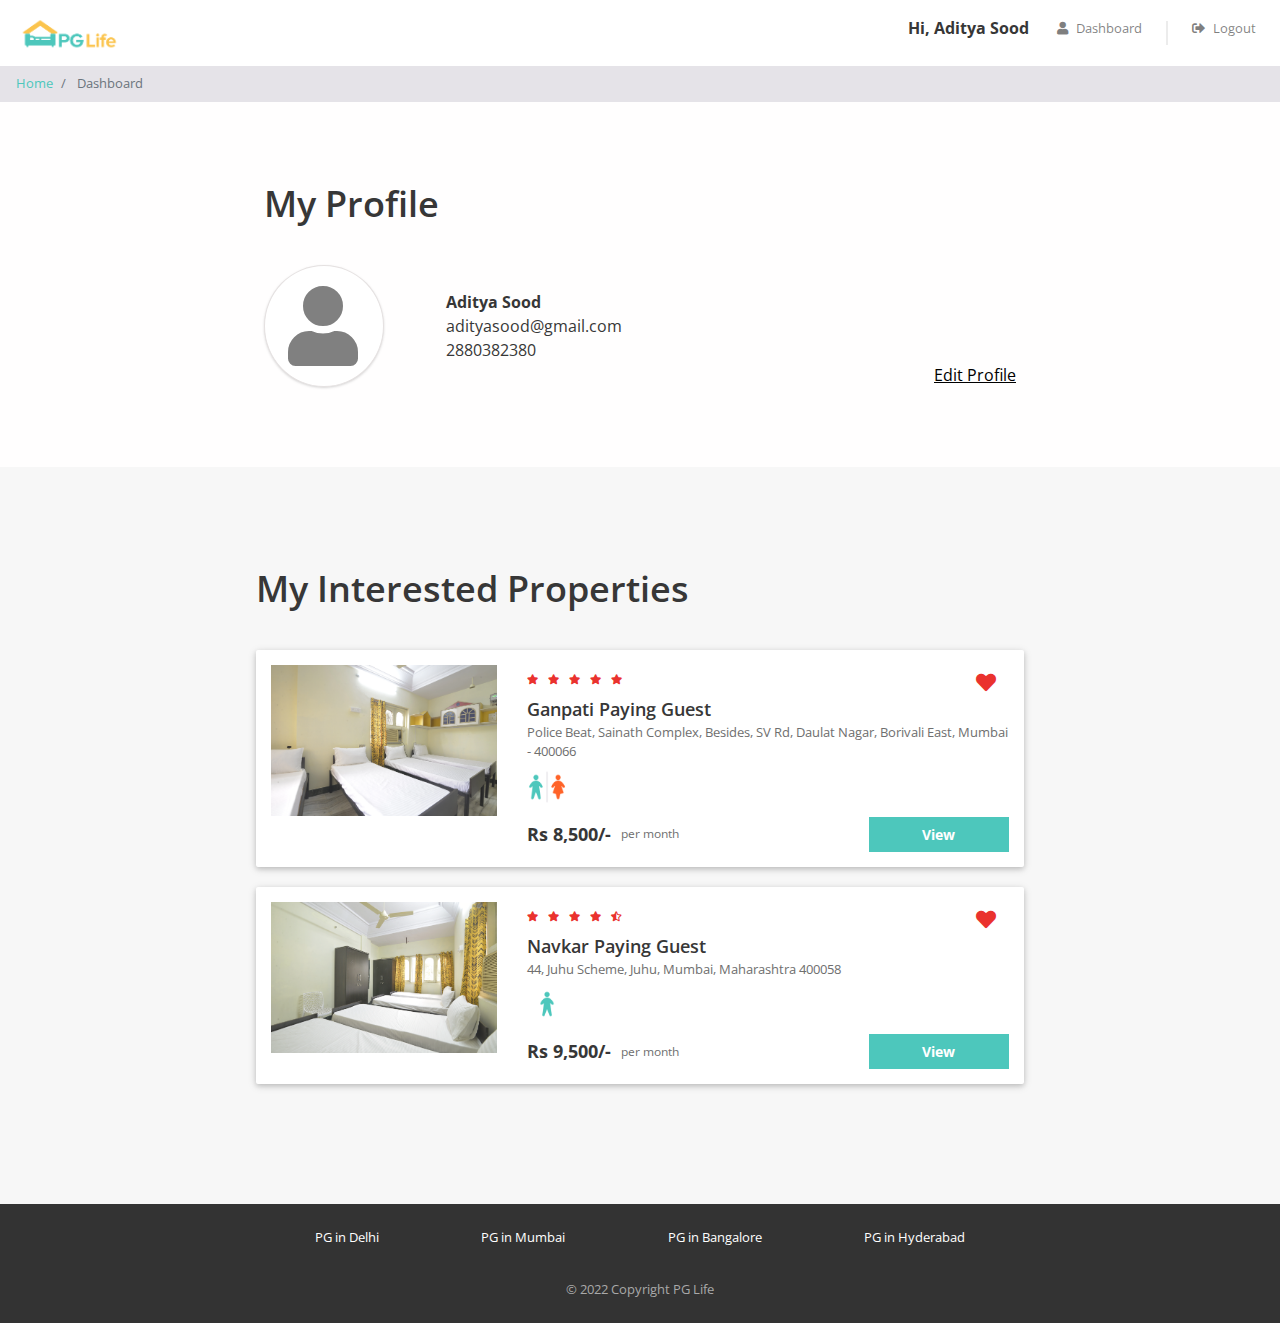
<file: dashboard.html>
<!DOCTYPE html>
<html lang="en">
    <head>
        
        <meta name="viewport" content="width=device-width, initial-scale=1">
        <title>Welcome | PG Life</title>
        <link href="css/bootstrap.min.css" rel="stylesheet" />
        <link href="https://use.fontawesome.com/releases/v5.11.2/css/all.css" rel="stylesheet" />
        <link href="https://fonts.googleapis.com/css2?family=Open+Sans:ital,wght@0,300;0,400;0,600;0,700;0,800;1,300;1,400;1,600;1,700;1,800&display=swap" rel="stylesheet" />
        <link href="css/common.css" rel="stylesheet" />
        <link rel="stylesheet" href="css/property_list.css">
        <link href="css/dashboard.css" rel="stylesheet">

    </head>

    <body>
        
        <!-- Header -->
        <div class="header sticky-top">
            <nav class="navbar navbar-expand-md navbar-light">
                <a class="navbar-brand" href="index.html">
                    <img src="img/logo.png" />
                </a>
                <button class="navbar-toggler" type="button" data-toggle="collapse" data-target="#my-navbar">
                    <span class="navbar-toggler-icon"></span>
                </button>
    
                <div class="collapse navbar-collapse justify-content-end" id="my-navbar">
                    <ul class="navbar-nav">
                        <li class="nav-item">
                            <p><b>Hi, Aditya Sood</b></p>
                        </li>
                        <li class="nav-item">
                            <a class="nav-link" href="#" data-toggle="modal" data-target="#signup-modal">
                                <i class="fas fa-user"></i>Dashboard
                            </a>
                        </li>
                        <div class="nav-vl"></div>
                        <li class="nav-item">
                            <a class="nav-link" href="#" data-toggle="modal" data-target="#logout-modal">
                                <i class="fas fa-sign-out-alt"></i>Logout
                            </a>
                        </li>
                    </ul>
                </div>
            </nav>
        </div>

        <nav aria-label="breadcrumb">
            <ol class="breadcrumb py-2">
                <li class="breadcrumb-item">
                    <a href="index.html">Home</a>
                </li>
                <li class="breadcrumb-item active" aria-current="page">
                    Dashboard
                </li>
            </ol>
        </nav>

        <div class="page-container info-container">
            <div class="main-name">
                <h1>My Profile</h1>
            </div>
            <div class="info">
                <div class="profile-pic">
                    <i class="fas fa-user pic"></i>  
                </div>
                <div class="person-info">
                    <p><b>Aditya Sood</b></p>
                    <p>adityasood@gmail.com</p>
                    <p>2880382380</p>
                </div>
                <div class="edit-profile">
                    <a href=""><u>Edit Profile</u></a>
                </div>
            </div>
        </div>

        <div class="user-interested">
            <div> 
                <h1>
                    My Interested Properties
                </h1>
            </div>

            <div class="property-card row">
                <div class="image-container col-md-4">
                    <img src="img/properties/1/eace7b9114fd6046.jpg" />
                </div>
                <div class="content-container col-md-8">
                    <div class="row no-gutters justify-content-between">
                        <div class="star-container" title="4.8">
                            <i class="fas fa-star"></i>
                            <i class="fas fa-star"></i>
                            <i class="fas fa-star"></i>
                            <i class="fas fa-star"></i>
                            <i class="fas fa-star"></i>
                        </div>
                        <div class="interested-container">
                            <i class="fas fa-heart"></i>
                        </div>
                    </div>
                    <div class="detail-container">
                        <div class="property-name">Ganpati Paying Guest</div>
                        <div class="property-address">Police Beat, Sainath Complex, Besides, SV Rd, Daulat Nagar, Borivali East, Mumbai - 400066</div>
                        <div class="property-gender">
                            <img src="img/unisex.png" />
                        </div>
                    </div>
                    <div class="row no-gutters">
                        <div class="rent-container col-6">
                            <div class="rent">Rs 8,500/-</div>
                            <div class="rent-unit">per month</div>
                        </div>
                        <div class="button-container col-6">
                            <a href="property_detail.html" class="btn btn-primary">View</a>
                        </div>
                    </div>
                </div>
            </div>

            <div class="property-card row">
                <div class="image-container col-md-4">
                    <img src="img/properties/1/1d4f0757fdb86d5f.jpg" />
                </div>
                <div class="content-container col-md-8">
                    <div class="row no-gutters justify-content-between">
                        <div class="star-container" title="4.5">
                            <i class="fas fa-star"></i>
                            <i class="fas fa-star"></i>
                            <i class="fas fa-star"></i>
                            <i class="fas fa-star"></i>
                            <i class="fas fa-star-half-alt"></i>
                        </div>
                        <div class="interested-container">
                            <i class="fas fa-heart"></i>
                        </div>
                    </div>
                    <div class="detail-container">
                        <div class="property-name">Navkar Paying Guest</div>
                        <div class="property-address">44, Juhu Scheme, Juhu, Mumbai, Maharashtra 400058</div>
                        <div class="property-gender">
                            <img src="img/male.png" />
                        </div>
                    </div>
                    <div class="row no-gutters">
                        <div class="rent-container col-6">
                            <div class="rent">Rs 9,500/-</div>
                            <div class="rent-unit">per month</div>
                        </div>
                        <div class="button-container col-6">
                            <a href="property_detail.html" class="btn btn-primary">View</a>
                        </div>
                    </div>
                </div>
            </div>
        </div>

        <!--Footer-->
        <div class="footer">
            <div class="page-container footer-container">
                <div class="footer-cities">
                    <div class="footer-city">
                        <a href="property_list.html">PG in Delhi</a>
                    </div>
                    <div class="footer-city">
                        <a href="property_list.html">PG in Mumbai</a>
                    </div>
                    <div class="footer-city">
                        <a href="property_list.html">PG in Bangalore</a>
                    </div>
                    <div class="footer-city">
                        <a href="property_list.html">PG in Hyderabad</a>
                    </div>
                </div>
                <div class="footer-copyright">© 2022 Copyright PG Life </div>
            </div>
        </div>
        <!--Footer end-->
        <script type="text/javascript" src="js/jquery.js"></script>
        <script type="text/javascript" src="js/bootstrap.min.js"></script>
    </body> 
</html>
</file>
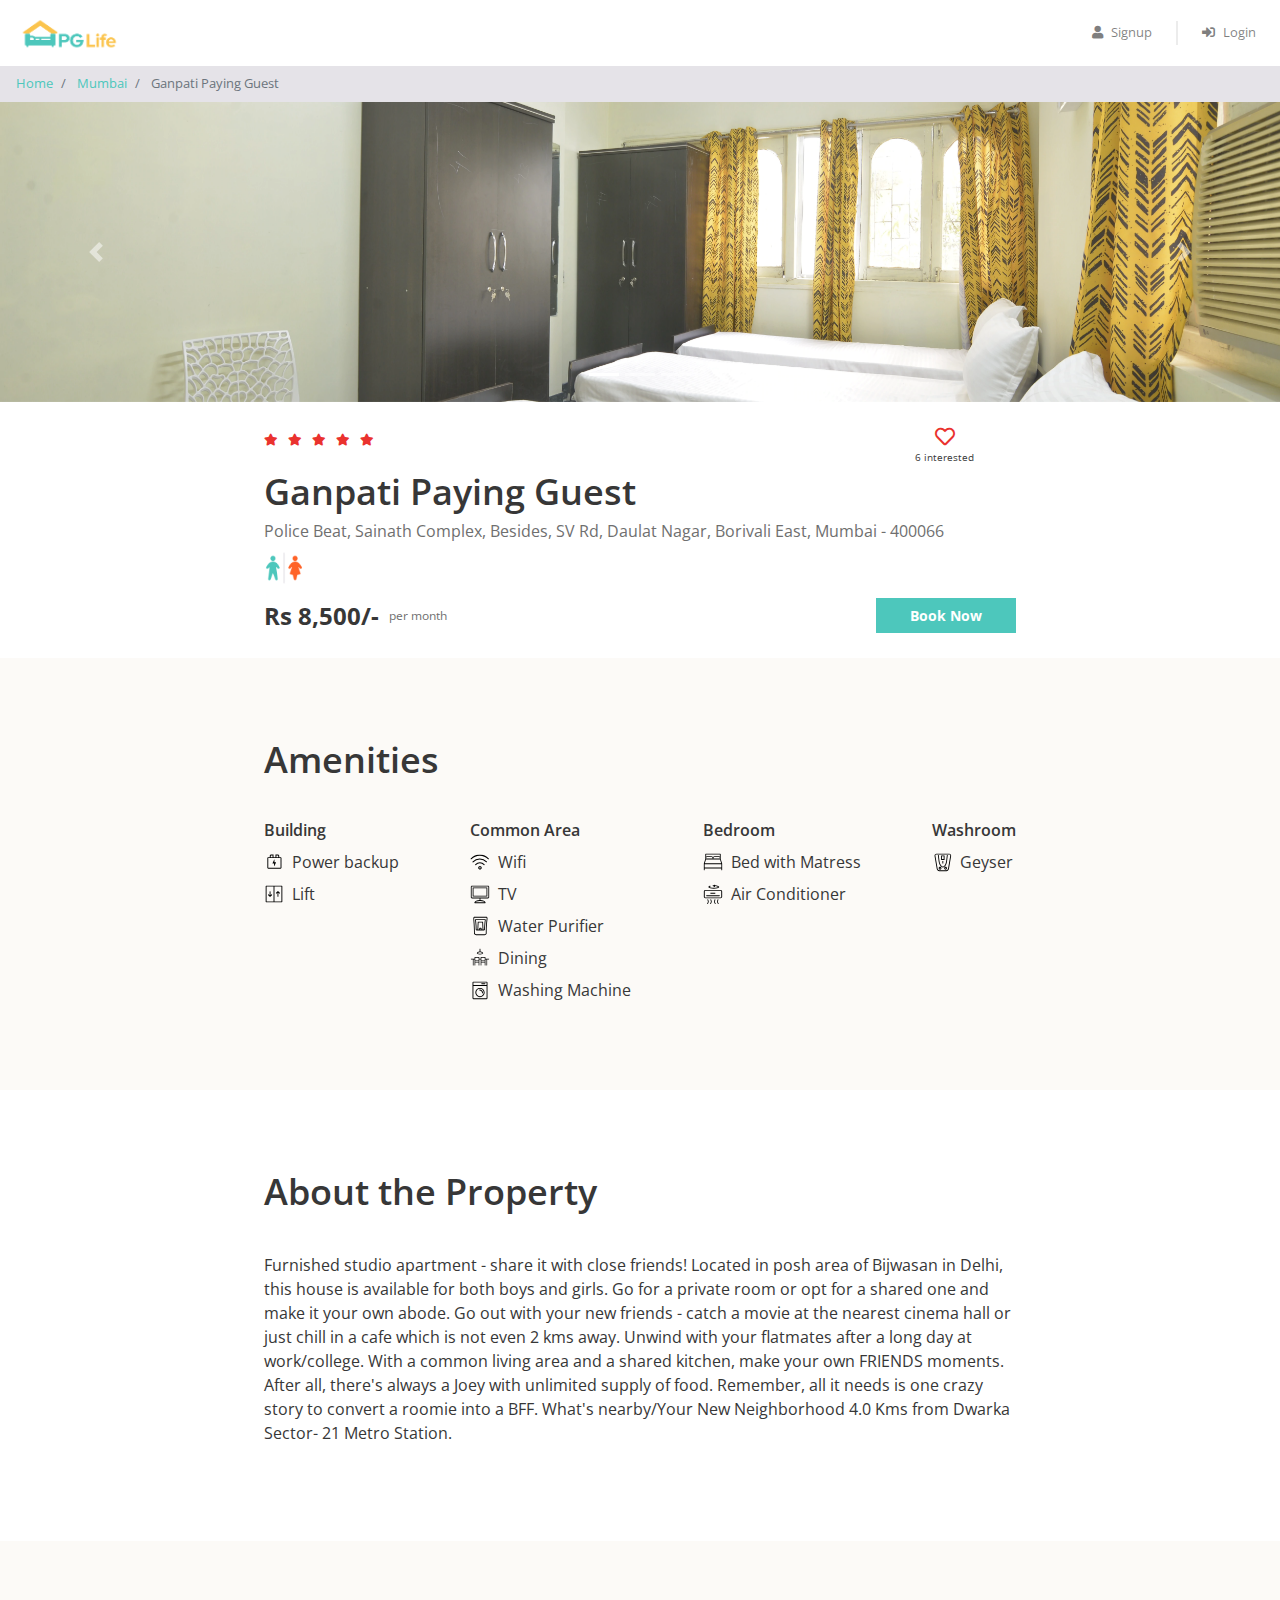
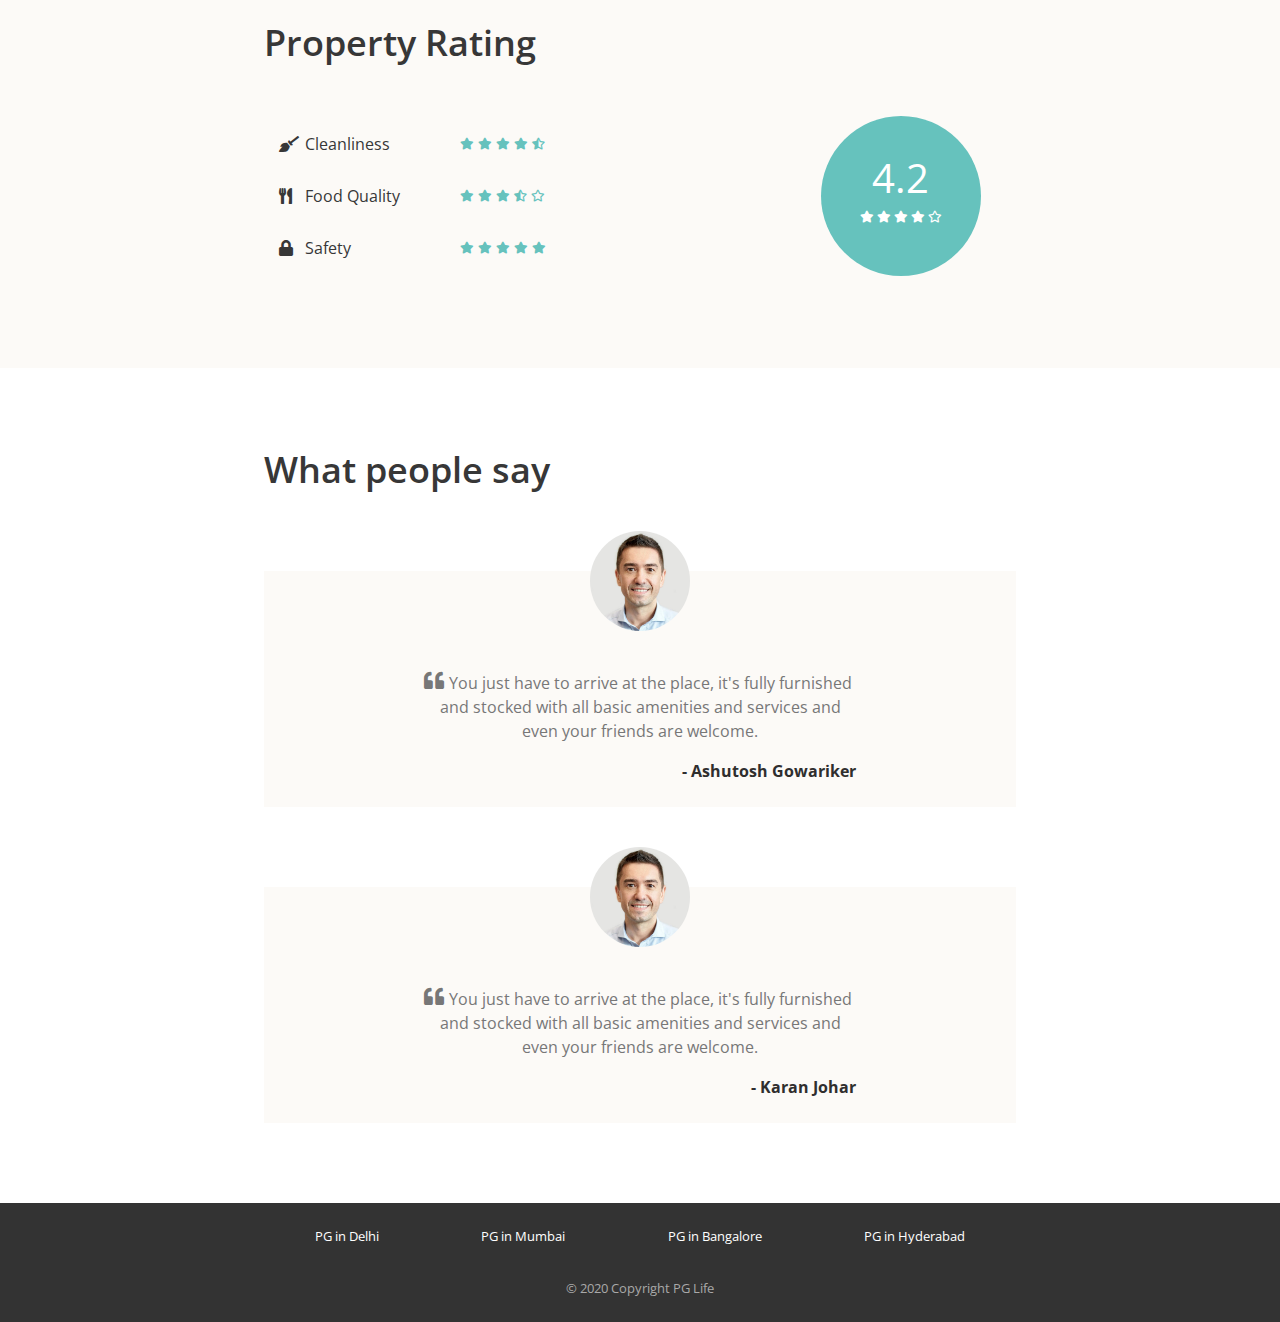
<file: property_detail.html>
<!DOCTYPE html>
<html lang="en">

<head>
    <meta name="viewport" content="width=device-width, initial-scale=1">
    <title>Ganpati Paying Guest | PG Life</title>

    <link href="css/bootstrap.min.css" rel="stylesheet" />
    <link href="https://use.fontawesome.com/releases/v5.11.2/css/all.css" rel="stylesheet" />
    <link href="https://fonts.googleapis.com/css2?family=Open+Sans:ital,wght@0,300;0,400;0,600;0,700;0,800;1,300;1,400;1,600;1,700;1,800&display=swap" rel="stylesheet" />
    <link href="css/common.css" rel="stylesheet" />
    <link href="css/property_detail.css" rel="stylesheet" />
</head>

<body>
    <div class="header sticky-top">
        <nav class="navbar navbar-expand-md navbar-light">
            <a class="navbar-brand" href="index.html">
                <img src="img/logo.png" />
            </a>
            <button class="navbar-toggler" type="button" data-toggle="collapse" data-target="#my-navbar">
                <span class="navbar-toggler-icon"></span>
            </button>

            <div class="collapse navbar-collapse justify-content-end" id="my-navbar">
                <ul class="navbar-nav">
                    <li class="nav-item">
                        <a class="nav-link" href="#" data-toggle="modal" data-target="#signup-modal">
                            <i class="fas fa-user"></i>Signup
                        </a>
                    </li>
                    <div class="nav-vl"></div>
                    <li class="nav-item">
                        <a class="nav-link" href="#" data-toggle="modal" data-target="#login-modal">
                            <i class="fas fa-sign-in-alt"></i>Login
                        </a>
                    </li>
                </ul>
            </div>
        </nav>
    </div>

    <div id="loading">
    </div>

    <nav aria-label="breadcrumb">
        <ol class="breadcrumb py-2">
            <li class="breadcrumb-item">
                <a href="index.html">Home</a>
            </li>
            <li class="breadcrumb-item">
                <a href="property_list.html">Mumbai</a>
            </li>
            <li class="breadcrumb-item active" aria-current="page">
                Ganpati Paying Guest
            </li>
        </ol>
    </nav>

    <div id="property-images" class="carousel slide" data-ride="carousel">
        <ol class="carousel-indicators">
            <li data-target="#property-images" data-slide-to="0" class="active"></li>
            <li data-target="#property-images" data-slide-to="1" class=""></li>
            <li data-target="#property-images" data-slide-to="2" class=""></li>
        </ol>
        <div class="carousel-inner">
            <div class="carousel-item active">
                <img class="d-block w-100" src="img/properties/1/1d4f0757fdb86d5f.jpg" alt="slide">
            </div>
            <div class="carousel-item">
                <img class="d-block w-100" src="img/properties/1/46ebbb537aa9fb0a.jpg" alt="slide">
            </div>
            <div class="carousel-item">
                <img class="d-block w-100" src="img/properties/1/eace7b9114fd6046.jpg" alt="slide">
            </div>
        </div>
        <a class="carousel-control-prev" href="#property-images" role="button" data-slide="prev">
            <span class="carousel-control-prev-icon" aria-hidden="true"></span>
            <span class="sr-only">Previous</span>
        </a>
        <a class="carousel-control-next" href="#property-images" role="button" data-slide="next">
            <span class="carousel-control-next-icon" aria-hidden="true"></span>
            <span class="sr-only">Next</span>
        </a>
    </div>

    <div class="property-summary page-container">
        <div class="row no-gutters justify-content-between">
            <div class="star-container" title="4.8">
                <i class="fas fa-star"></i>
                <i class="fas fa-star"></i>
                <i class="fas fa-star"></i>
                <i class="fas fa-star"></i>
                <i class="fas fa-star"></i>
            </div>
            <div class="interested-container">
                <i class="is-interested-image far fa-heart"></i>
                <div class="interested-text">
                    <span class="interested-user-count">6</span> interested
                </div>
            </div>
        </div>
        <div class="detail-container">
            <div class="property-name">Ganpati Paying Guest</div>
            <div class="property-address">Police Beat, Sainath Complex, Besides, SV Rd, Daulat Nagar, Borivali East, Mumbai - 400066</div>
            <div class="property-gender">
                <img src="img/unisex.png" />
            </div>
        </div>
        <div class="row no-gutters">
            <div class="rent-container col-6">
                <div class="rent">Rs 8,500/-</div>
                <div class="rent-unit">per month</div>
            </div>
            <div class="button-container col-6">
                <a href="#" class="btn btn-primary">Book Now</a>
            </div>
        </div>
    </div>

    <div class="property-amenities">
        <div class="page-container">
            <h1>Amenities</h1>
            <div class="row justify-content-between">
                <div class="col-md-auto">
                    <h5>Building</h5>
                    <div class="amenity-container">
                        <img src="img/amenities/powerbackup.svg">
                        <span>Power backup</span>
                    </div>
                    <div class="amenity-container">
                        <img src="img/amenities/lift.svg">
                        <span>Lift</span>
                    </div>
                </div>

                <div class="col-md-auto">
                    <h5>Common Area</h5>
                    <div class="amenity-container">
                        <img src="img/amenities/wifi.svg">
                        <span>Wifi</span>
                    </div>
                    <div class="amenity-container">
                        <img src="img/amenities/tv.svg">
                        <span>TV</span>
                    </div>
                    <div class="amenity-container">
                        <img src="img/amenities/rowater.svg">
                        <span>Water Purifier</span>
                    </div>
                    <div class="amenity-container">
                        <img src="img/amenities/dining.svg">
                        <span>Dining</span>
                    </div>
                    <div class="amenity-container">
                        <img src="img/amenities/washingmachine.svg">
                        <span>Washing Machine</span>
                    </div>
                </div>

                <div class="col-md-auto">
                    <h5>Bedroom</h5>
                    <div class="amenity-container">
                        <img src="img/amenities/bed.svg">
                        <span>Bed with Matress</span>
                    </div>
                    <div class="amenity-container">
                        <img src="img/amenities/ac.svg">
                        <span>Air Conditioner</span>
                    </div>
                </div>

                <div class="col-md-auto">
                    <h5>Washroom</h5>
                    <div class="amenity-container">
                        <img src="img/amenities/geyser.svg">
                        <span>Geyser</span>
                    </div>
                </div>
            </div>
        </div>
    </div>

    <div class="property-about page-container">
        <h1>About the Property</h1>
        <p>Furnished studio apartment - share it with close friends! Located in posh area of Bijwasan in Delhi, this house is available for both boys and girls. Go for a private room or opt for a shared one and make it your own abode. Go out with your new friends - catch a movie at the nearest cinema hall or just chill in a cafe which is not even 2 kms away. Unwind with your flatmates after a long day at work/college. With a common living area and a shared kitchen, make your own FRIENDS moments. After all, there's always a Joey with unlimited supply of food. Remember, all it needs is one crazy story to convert a roomie into a BFF. What's nearby/Your New Neighborhood 4.0 Kms from Dwarka Sector- 21 Metro Station.</p>
    </div>

    <div class="property-rating">
        <div class="page-container">
            <h1>Property Rating</h1>
            <div class="row align-items-center justify-content-between">
                <div class="col-md-6">
                    <div class="rating-criteria row">
                        <div class="col-6">
                            <i class="rating-criteria-icon fas fa-broom"></i>
                            <span class="rating-criteria-text">Cleanliness</span>
                        </div>
                        <div class="rating-criteria-star-container col-6" title="4.3">
                            <i class="fas fa-star"></i>
                            <i class="fas fa-star"></i>
                            <i class="fas fa-star"></i>
                            <i class="fas fa-star"></i>
                            <i class="fas fa-star-half-alt"></i>
                        </div>
                    </div>

                    <div class="rating-criteria row">
                        <div class="col-6">
                            <i class="rating-criteria-icon fas fa-utensils"></i>
                            <span class="rating-criteria-text">Food Quality</span>
                        </div>
                        <div class="rating-criteria-star-container col-6" title="3.4">
                            <i class="fas fa-star"></i>
                            <i class="fas fa-star"></i>
                            <i class="fas fa-star"></i>
                            <i class="fas fa-star-half-alt"></i>
                            <i class="far fa-star"></i>
                        </div>
                    </div>

                    <div class="rating-criteria row">
                        <div class="col-6">
                            <i class="rating-criteria-icon fa fa-lock"></i>
                            <span class="rating-criteria-text">Safety</span>
                        </div>
                        <div class="rating-criteria-star-container col-6" title="4.8">
                            <i class="fas fa-star"></i>
                            <i class="fas fa-star"></i>
                            <i class="fas fa-star"></i>
                            <i class="fas fa-star"></i>
                            <i class="fas fa-star"></i>
                        </div>
                    </div>
                </div>

                <div class="col-md-4">
                    <div class="rating-circle">
                        <div class="total-rating">4.2</div>
                        <div class="rating-circle-star-container">
                            <i class="fas fa-star"></i>
                            <i class="fas fa-star"></i>
                            <i class="fas fa-star"></i>
                            <i class="fas fa-star"></i>
                            <i class="far fa-star"></i>
                        </div>
                    </div>
                </div>
            </div>
        </div>
    </div>

    <div class="property-testimonials page-container">
        <h1>What people say</h1>
        <div class="testimonial-block">
            <div class="testimonial-image-container">
                <img class="testimonial-img" src="img/man.png">
            </div>
            <div class="testimonial-text">
                <i class="fa fa-quote-left" aria-hidden="true"></i>
                <p>You just have to arrive at the place, it's fully furnished and stocked with all basic amenities and services and even your friends are welcome.</p>
            </div>
            <div class="testimonial-name">- Ashutosh Gowariker</div>
        </div>
        <div class="testimonial-block">
            <div class="testimonial-image-container">
                <img class="testimonial-img" src="img/man.png">
            </div>
            <div class="testimonial-text">
                <i class="fa fa-quote-left" aria-hidden="true"></i>
                <p>You just have to arrive at the place, it's fully furnished and stocked with all basic amenities and services and even your friends are welcome.</p>
            </div>
            <div class="testimonial-name">- Karan Johar</div>
        </div>
    </div>

    <div class="modal fade" id="signup-modal" tabindex="-1" role="dialog" aria-labelledby="signup-heading" aria-hidden="true">
        <div class="modal-dialog" role="document">
            <div class="modal-content">
                <div class="modal-header">
                    <h5 class="modal-title" id="signup-heading">Signup with PGLife</h5>
                    <button type="button" class="close" data-dismiss="modal" aria-label="Close">
                        <span aria-hidden="true">&times;</span>
                    </button>
                </div>

                <div class="modal-body">
                    <form id="signup-form" class="form" role="form">
                        <div class="input-group form-group">
                            <div class="input-group-prepend">
                                <span class="input-group-text">
                                    <i class="fas fa-user"></i>
                                </span>
                            </div>
                            <input type="text" class="form-control" name="full_name" placeholder="Full Name" maxlength="30" required>
                        </div>

                        <div class="input-group form-group">
                            <div class="input-group-prepend">
                                <span class="input-group-text">
                                    <i class="fas fa-phone-alt"></i>
                                </span>
                            </div>
                            <input type="text" class="form-control" name="phone" placeholder="Phone Number" maxlength="10" minlength="10" required>
                        </div>

                        <div class="input-group form-group">
                            <div class="input-group-prepend">
                                <span class="input-group-text">
                                    <i class="fas fa-envelope"></i>
                                </span>
                            </div>
                            <input type="email" class="form-control" name="email" placeholder="Email" required>
                        </div>

                        <div class="input-group form-group">
                            <div class="input-group-prepend">
                                <span class="input-group-text">
                                    <i class="fas fa-lock"></i>
                                </span>
                            </div>
                            <input type="password" class="form-control" name="password" placeholder="Password" minlength="6" required>
                        </div>

                        <div class="input-group form-group">
                            <div class="input-group-prepend">
                                <span class="input-group-text">
                                    <i class="fas fa-university"></i>
                                </span>
                            </div>
                            <input type="text" class="form-control" name="college_name" placeholder="College Name" maxlength="150" required>
                        </div>

                        <div class="form-group">
                            <span>I'm a</span>
                            <input type="radio" class="ml-3" id="gender-male" name="gender" value="male" /> Male
                            <label for="gender-male">
                            </label>
                            <input type="radio" class="ml-3" id="gender-female" name="gender" value="female" />
                            <label for="gender-female">
                                Female
                            </label>
                        </div>

                        <div class="form-group">
                            <button type="submit" class="btn btn-block btn-primary">Create Account</button>
                        </div>
                    </form>
                </div>

                <div class="modal-footer">
                    <span>Already have an account?
                        <a href="#" data-dismiss="modal" data-toggle="modal" data-target="#login-modal">Login</a>
                    </span>
                </div>
            </div>
        </div>
    </div>

    <div class="modal fade" id="login-modal" tabindex="-1" role="dialog" aria-labelledby="login-heading" aria-hidden="true">
        <div class="modal-dialog modal-dialog-centered" role="document">
            <div class="modal-content">
                <div class="modal-header">
                    <h5 class="modal-title" id="login-heading">Login with PGLife</h5>
                    <button type="button" class="close" data-dismiss="modal" aria-label="Close">
                        <span aria-hidden="true">&times;</span>
                    </button>
                </div>

                <div class="modal-body">
                    <form id="login-form" class="form" role="form">
                        <div class="input-group form-group">
                            <div class="input-group-prepend">
                                <span class="input-group-text">
                                    <i class="fas fa-user"></i>
                                </span>
                            </div>
                            <input type="email" class="form-control" name="email" placeholder="Email" required>
                        </div>

                        <div class="input-group form-group">
                            <div class="input-group-prepend">
                                <span class="input-group-text">
                                    <i class="fas fa-lock"></i>
                                </span>
                            </div>
                            <input type="password" class="form-control" name="password" placeholder="Password" minlength="6" required>
                        </div>

                        <div class="form-group">
                            <button type="submit" class="btn btn-block btn-primary">Login</button>
                        </div>
                    </form>
                </div>

                <div class="modal-footer">
                    <span>
                        <a href="#" data-dismiss="modal" data-toggle="modal" data-target="#signup-modal">Click here</a>
                        to register a new account
                    </span>
                </div>
            </div>
        </div>
    </div>

    <div class="footer">
        <div class="page-container footer-container">
            <div class="footer-cities">
                <div class="footer-city">
                    <a href="property_list.html">PG in Delhi</a>
                </div>
                <div class="footer-city">
                    <a href="property_list.html">PG in Mumbai</a>
                </div>
                <div class="footer-city">
                    <a href="property_list.html">PG in Bangalore</a>
                </div>
                <div class="footer-city">
                    <a href="property_list.html">PG in Hyderabad</a>
                </div>
            </div>
            <div class="footer-copyright">© 2020 Copyright PG Life </div>
        </div>
    </div>

    <script type="text/javascript" src="js/jquery.js"></script>
    <script type="text/javascript" src="js/bootstrap.min.js"></script>
</body>

</html>
</file>
<file: css/common.css>
* {
    box-sizing: border-box;
    font-family: 'Open Sans', sans-serif;
}

body {
    color: #373737;
    font-size: 16px;
    position: relative;
}

h1,
h2,
h3,
h4,
h5,
h6 {
    font-weight: 600;
}

h1 {
    font-size: 36px;
    margin-bottom: 40px;
}

@media (max-width: 768px) {
    h1 {
        font-size: 28px;
    }
}

h3 {
    font-size: 24px;
    margin-bottom: 12px;
}

h5 {
    font-size: 16px;
    margin-bottom: 10px;
}

.btn-primary,
.btn-warning,
.btn-danger {
    color: white;
    font-weight: bold;
}

.input-group .input-group-text i {
    width: 14px;
}

input[type="radio"] {
    position: relative;
    top: 1px;
}

.breadcrumb {
    background-color: #e5e3e8;
    font-size: 13px;
    border-radius: 0px;
    margin-bottom: 0px;
}

.container {
    max-width: 920px;
    padding: 0px 20px;
}

.page-container {
    max-width: 800px;
    padding: 80px 24px;
    margin: auto;
}

@media (max-width: 768px) {
    .page-container {
        padding: 64px 24px;
    }
}

.white {
    color: #ffffff;
}

#loading {
    display: none;
    background-color: #666666;
    background-image: url("../img/progress_spinner.gif");
    background-repeat: no-repeat;
    background-position: center;
    opacity: 0.4;
    position: fixed;
    top: 0px;
    right: 0px;
    width: 100%;
    height: 100%;
    z-index: 10000000;
}

/* Login Modal */
#login-modal .modal-dialog {
    width: 350px;
    margin: auto;
}

.modal-footer {
    background-color: #f4f4f4;
    justify-content: center;
}

/* Header */
.header {
    background-color: white;
    font-size: 13px;
}

.header .navbar .navbar-brand img {
    height: 40px;
}

.header .navbar .nav-item i {
    margin-right: 8px;
}

.header .nav-vl {
    border-left: 2px solid #d6d6d678;
    height: 24px;
    margin: auto 16px;
    display: block;
}

@media(max-width:768px) {
    .header .nav-vl {
        display: none;
    }
}

.header .nav-name {
    font-weight: bold;
    margin: auto 16px;
}

@media(max-width:768px) {
    .header .nav-name {
        margin: 8px 0px
    }
}

/* Footer */
.footer {
    background-color: #333333;
    font-size: 13px;
}

.footer-container {
    padding: 24px;
}

.footer-cities {
    display: flex;
    flex-wrap: wrap;
    justify-content: space-around;
}

.footer-city {
    margin-bottom: 8px;
    text-align: center;
}

@media(max-width:768px) {
    .footer-city {
        width: 100%;
    }
}

.footer-city a {
    color: #ffffff;
}

.footer-copyright {
    color: #a9a9a9;
    text-align: center;
    padding-top: 24px;
}
</file>
<file: css/property_list.css>
.filter-bar > div {
    cursor: pointer;
    font-size: 13px;
    text-align: center;
    margin-bottom: 16px;
}

.filter-bar img {
    width: 40px;
    height: 40px;
    border-radius: 40px;
    border: 1px solid #646870;
    padding: 6px;
    margin-right: 8px;
}

@media (max-width: 768px) {
    .filter-bar img {
        display: block;
        margin: 0px auto 4px;
    }
}

.property-card {
    background-color: #ffffff;
    border-radius: 2px;
    padding: 15px 0px;
    margin: 0px auto 20px;
    box-shadow: 0 2px 5px 0 rgba(0, 0, 0, 0.16), 0 2px 10px 0 rgba(0, 0, 0, 0.12);
}

.property-card:focus,
.property-card:hover {
    box-shadow: 0 5px 11px 0 rgba(0, 0, 0, 0.18), 0 4px 15px 0 rgba(0, 0, 0, 0.15);
}

.image-container {
    text-align: center;
}

@media (max-width: 768px) {
    .image-container {
        padding-bottom: 12px;
    }
}

.image-container img {
    width: 100%;
    max-width: 300px;
}

.star-container i {
    color: #EA322E;
    font-size: 10px;
    margin-right: 6px;
}

.interested-container {
    text-align: center;
}

.interested-container i {
    color: #EA322E;
    font-size: 20px;
    cursor: pointer;
}

.interested-text {
    font-size: 10px;
}

.detail-container {
    padding-bottom: 10px;
}

.property-name {
    font-size: 18px;
    font-weight: 600;
}

.property-address {
    color: #6f6f6f;
    font-size: 13px;
    padding-bottom: 5px;
}

.property-gender img {
    width: 40px;
}

.rent-container {
    display: flex;
    align-items: center;
}

.rent {
    font-size: 18px;
    font-weight: bold;
    padding-right: 10px;
}

.rent-unit {
    color: #6f6f6f;
    font-size: 12px;
}

.button-container .btn {
    font-size: 14px;
    border-radius: 0px;
    width: 140px;
    float: right;
}

/* No Property */
.no-property-container {
    margin: 96px auto 144px;
}

.no-property-container p {
    font-size: 24px;
    text-align: center;
}

/* Filter Modal */
#filter-modal .modal-dialog {
    max-width: 600px;
}

#filter-modal .modal-body h5 {
    color: #777777;
}

#filter-modal .modal-body hr {
    margin: 4px 0px;
}

#filter-modal .modal-body button {
    font-size: 14px;
    width: 100px;
    margin: 16px;
}

#filter-modal .modal-body .btn-active {
    color: #fff;
    background-color: #343a40;
}

#filter-modal .modal-body button i {
    margin-right: 8px;
}

#filter-modal .modal-footer button {
    width: 120px;
}
</file>
<file: css/dashboard.css>
body {
    background-color: rgb(255, 254, 254);
}
.nav-item p {
    padding-top: 5px;
    padding-right: 10px;
    margin-right: 10px;
    font-size: medium;
}
.profile-pic {
    border: solid rgb(229, 225, 225);
    width: 120px;
    border-width: 1.5px;
    border-radius: 50%;
    box-shadow: rgba(0, 0, 0, 0.1) 0px 1px 3px 0px, rgba(0, 0, 0, 0.06) 0px 1px 2px 0px;    background-color: white;
}
.pic {
    font-size: 80px;
    color: grey;
    padding: 20px 23px;
}
.info {
    display: flex;
    justify-content: space-between;
    align-items: center;
}
.person-info p {
    font-size: medium;
    margin-bottom: 0px;
}
.info .person-info{
    padding-right: 250px;
}
.edit-profile {
    align-self: flex-end;
}
.edit-profile u {
    color: black;
}
.user-interested {
    background-color: rgba(243, 243, 243, 0.667);
    max-width: 100%;
    padding: 100px 20%;
}
.fa-heart{
    padding-top: 8px;
    padding-right: 13px;
    
}
</file>
<file: css/property_detail.css>
.carousel img {
    height: 300px;
    object-fit: cover;
}

.property-summary {
    padding: 24px;
}

.property-amenities,
.property-rating {
    background-color: #fcfaf7;
}

.star-container i {
    color: #EA322E;
    font-size: 12px;
    margin-right: 6px;
}

.interested-container {
    text-align: center;
    padding-right: 42px;
}

@media (max-width: 768px) {
    .interested-container {
        padding-right: 0px;
    }
}

.interested-container i {
    color: #EA322E;
    font-size: 20px;
    cursor: pointer;
}

.interested-text {
    font-size: 10px;
}

.detail-container {
    padding-bottom: 10px;
}

.property-name {
    font-size: 36px;
    font-weight: 600;
}

@media (max-width: 768px) {
    .property-name {
        font-size: 24px;
    }
}

.property-address {
    color: #6f6f6f;
    font-size: 16px;
    padding-bottom: 5px;
}

.property-gender img {
    width: 40px;
}

.rent-container {
    display: flex;
    align-items: center;
}

.rent {
    font-size: 24px;
    font-weight: bold;
    padding-right: 10px;
}

@media (max-width: 768px) {
    .rent {
        font-size: 18px;
    }
}

.rent-unit {
    color: #6f6f6f;
    font-size: 12px;
}

.button-container .btn {
    font-size: 14px;
    border-radius: 0px;
    width: 140px;
    float: right;
}

@media (max-width: 768px) {
    .property-amenities .row>div {
        padding-bottom: 24px;
    }
}

.amenity-container {
    margin: 8px 0px;
}

.amenity-container img {
    height: 20px;
    margin-top: -4px;
    margin-right: 4px;
}

.rating-criteria {
    margin: 28px 0px;
}

.rating-criteria-icon {
    width: 14px;
}

.rating-criteria-text {
    margin-left: 8px;
}

.rating-criteria-star-container {
    margin-top: -2px;
}

.rating-criteria-star-container i {
    color: #66C2BD;
    font-size: 12px;
}

.rating-circle {
    background-color: #66C2BD;
    color: white;
    text-align: center;
    height: 160px;
    width: 160px;
    border-radius: 50%;
    padding-top: 32px;
    margin: auto;
}

.total-rating {
    font-size: 40px;
}

.rating-circle-star-container {
    font-size: 12px;
}

.testimonial-block {
    background-color: #fcfaf7;
    padding: 0px 160px 24px;
    margin-top: 80px;
}

@media (max-width: 768px) {
    .testimonial-block {
        padding: 0px 24px 24px;
    }
}

.testimonial-image-container {
    text-align: center;
}

.testimonial-img {
    width: 100px;
    border-radius: 50%;
    position: relative;
    top: -40px;
}

.testimonial-text {
    color: #777777;
    text-align: center;
    position: relative;
}

.testimonial-text i {
    font-size: 20px;
    position: absolute;
    left: 0px;
    top: 0px;
}

.testimonial-text p {
    text-indent: 20px;
}

.testimonial-name {
    color: #2F2E2E;
    text-align: right;
    font-weight: bold;
    margin-top: 12px;
}
</file>
